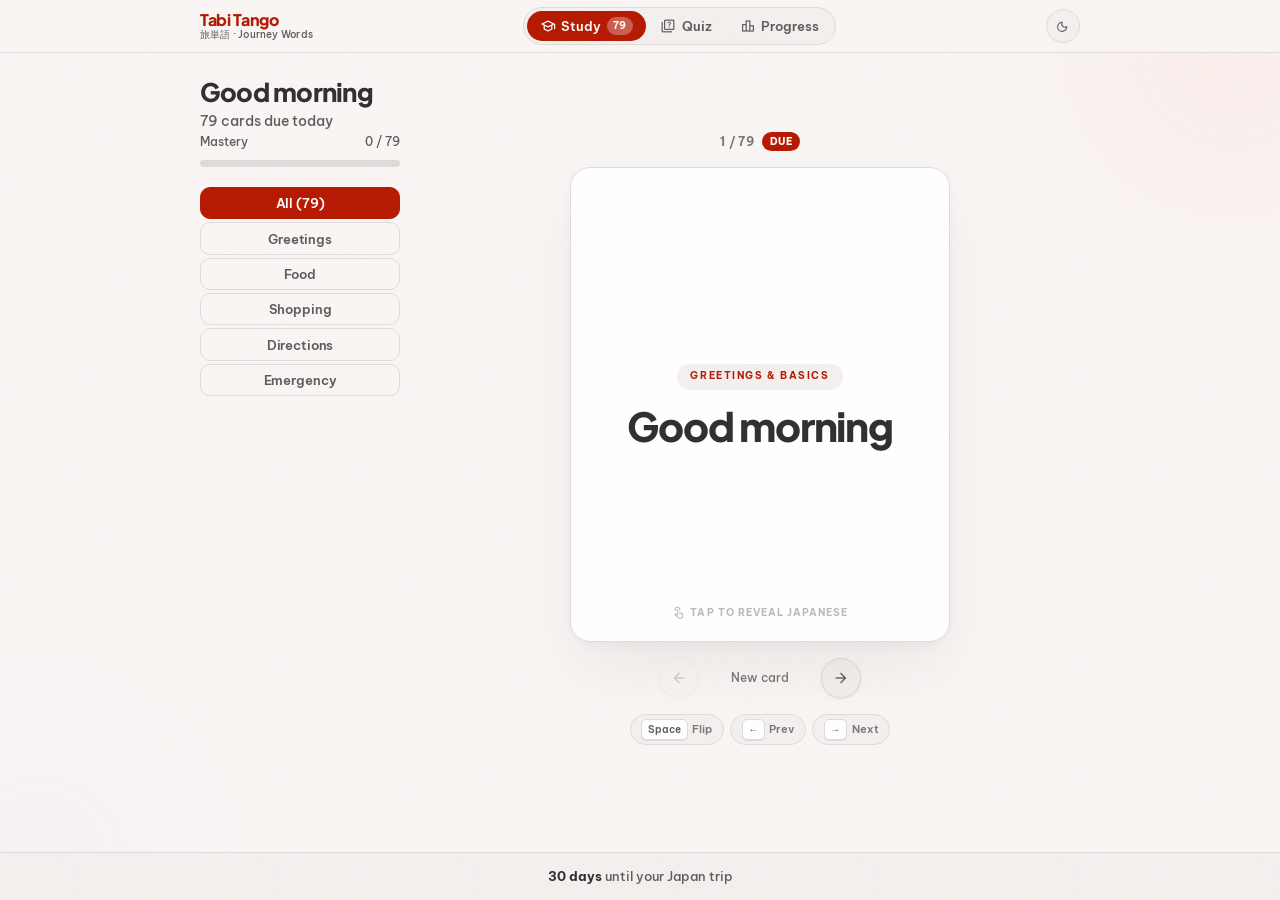
<file: index.html>
<!DOCTYPE html>
<html lang="en" data-theme="light">
<head>
  <meta charset="UTF-8">
  <meta name="viewport" content="width=device-width, initial-scale=1.0">
  <title>Tabi Tango — Study</title>
  <link rel="icon" type="image/svg+xml" href="assets/favicon.svg">
  <script src="js/theme.js"></script>
  <link rel="preconnect" href="https://fonts.googleapis.com">
  <link rel="preconnect" href="https://fonts.gstatic.com" crossorigin>
  <link href="https://fonts.googleapis.com/css2?family=Plus+Jakarta+Sans:wght@700;800&family=Be+Vietnam+Pro:wght@400;500;600&family=Noto+Sans+JP:wght@400;700&display=swap" rel="stylesheet">
  <link href="https://fonts.googleapis.com/css2?family=Material+Symbols+Outlined:opsz,wght,FILL,GRAD@20..48,100..700,0..1,-50..200" rel="stylesheet">
  <link rel="stylesheet" href="css/main.css?v=6">
  <link rel="stylesheet" href="css/flashcard.css?v=6">
</head>
<body class="grain-overlay">

<!-- Background blobs -->
<div class="bg-blob bg-blob-1"></div>
<div class="bg-blob bg-blob-2"></div>

<!-- Session header (mobile only) -->
<header class="session-header" id="session-header">
  <button class="session-btn" id="btn-close-session">
    <span class="material-symbols-outlined">close</span>
  </button>
  <div class="session-info">
    <span class="session-label">Session Progress</span>
    <span class="session-card-count" id="session-card-count">Card 1 of 65</span>
  </div>
  <button class="session-btn" id="btn-pause-session">
    <span class="material-symbols-outlined">pause</span>
  </button>
</header>
<div class="session-progress-bar"><div class="session-progress-fill" id="session-progress-fill"></div></div>

<!-- Top nav (desktop) -->
<nav class="desktop-only-nav">
  <div class="nav-inner">
    <div class="nav-logo">
      <span class="logo-primary">Tabi Tango</span>
      <span class="logo-sub">旅単語 · Journey Words</span>
    </div>
    <div class="nav-center">
      <a href="index.html" class="nav-link active">
        <span class="material-symbols-outlined" style="font-size:16px">school</span>
        Study
        <span class="due-badge" id="due-count">0</span>
      </a>
      <a href="quiz.html" class="nav-link">
        <span class="material-symbols-outlined" style="font-size:16px">quiz</span>
        Quiz
      </a>
      <a href="progress.html" class="nav-link">
        <span class="material-symbols-outlined" style="font-size:16px">leaderboard</span>
        Progress
      </a>
    </div>
    <div class="nav-right">
      <button id="theme-toggle" class="theme-toggle" aria-label="Toggle theme">
        <svg class="icon-sun" xmlns="http://www.w3.org/2000/svg" viewBox="0 0 20 20" fill="none" stroke="currentColor" stroke-width="1.5" stroke-linecap="round" style="display:none">
          <circle cx="10" cy="10" r="3.5"/>
          <line x1="10" y1="2" x2="10" y2="3.5"/><line x1="10" y1="16.5" x2="10" y2="18"/>
          <line x1="2" y1="10" x2="3.5" y2="10"/><line x1="16.5" y1="10" x2="18" y2="10"/>
          <line x1="4.1" y1="4.1" x2="5.2" y2="5.2"/><line x1="14.8" y1="14.8" x2="15.9" y2="15.9"/>
          <line x1="15.9" y1="4.1" x2="14.8" y2="5.2"/><line x1="5.2" y1="14.8" x2="4.1" y2="15.9"/>
        </svg>
        <svg class="icon-moon" xmlns="http://www.w3.org/2000/svg" viewBox="0 0 20 20" fill="none" stroke="currentColor" stroke-width="1.5" stroke-linecap="round">
          <path d="M15.5 10.5a6 6 0 1 1-6-6 4.5 4.5 0 0 0 6 6z"/>
        </svg>
      </button>
    </div>
  </div>
</nav>

<main>
  <div class="container">

    <div id="session-hero"></div>

    <div class="study-grid">
      <aside class="study-sidebar">
        <div class="mastery-bar-wrap">
          <div class="mastery-bar-labels">
            <span>Mastery</span>
            <span id="mastery-text">0 / 65</span>
          </div>
          <div class="mastery-bar-track">
            <div class="mastery-bar-fill" id="mastery-fill" style="width:0%"></div>
          </div>
        </div>

        <div class="category-tabs" id="category-tabs">
          <button class="cat-tab active" data-cat="all">All <span id="all-count"></span></button>
          <button class="cat-tab" data-cat="greetings">Greetings</button>
          <button class="cat-tab" data-cat="food">Food</button>
          <button class="cat-tab" data-cat="shopping">Shopping</button>
          <button class="cat-tab" data-cat="directions">Directions</button>
          <button class="cat-tab" data-cat="emergency">Emergency</button>
        </div>
      </aside>

      <div class="study-main">
        <div id="flashcard-root"></div>

        <!-- Grade section (shown on flip, inline on desktop / fixed sheet on mobile) -->
        <div class="grade-section" id="grade-section" style="display:none">
          <div class="streak-display" id="streak-display"></div>
          <div class="grade-grid" id="grade-grid"></div>
          <div class="grade-tip" id="grade-tip" style="display:none">
            <span class="material-symbols-outlined">lightbulb</span>
            <p id="grade-tip-text"></p>
          </div>
        </div>

        <div class="keyboard-hint">
          <div class="kb-nav-group">
            <span class="kb-item"><kbd>Space</kbd> Flip</span>
            <span class="kb-item"><kbd>←</kbd> Prev</span>
            <span class="kb-item"><kbd>→</kbd> Next</span>
          </div>
          <div class="kb-grade-group">
            <span class="kb-grade-item kb-again">
              <kbd>1</kbd>
              <span class="material-symbols-outlined">replay</span>
              Again
            </span>
            <span class="kb-grade-item kb-hard">
              <kbd>2</kbd>
              <span class="material-symbols-outlined">sentiment_neutral</span>
              Hard
            </span>
            <span class="kb-grade-item kb-good">
              <kbd>3</kbd>
              <span class="material-symbols-outlined">sentiment_satisfied</span>
              Good
            </span>
            <span class="kb-grade-item kb-easy">
              <kbd>4</kbd>
              <span class="material-symbols-outlined">sentiment_very_satisfied</span>
              Easy
            </span>
          </div>
        </div>
      </div>
    </div>

  </div>
</main>

<!-- Bottom nav (mobile) -->
<nav class="bottom-nav">
  <a href="index.html" class="bottom-nav-item active">
    <span class="material-symbols-outlined">school</span>
    Study
  </a>
  <a href="quiz.html" class="bottom-nav-item">
    <span class="material-symbols-outlined">quiz</span>
    Quiz
  </a>
  <a href="progress.html" class="bottom-nav-item">
    <span class="material-symbols-outlined">leaderboard</span>
    Progress
  </a>
</nav>

<footer>
  <span id="trip-countdown">Loading…</span>
</footer>

<script src="js/data.js?v=6"></script>
<script src="js/srs.js?v=6"></script>
<script src="js/flashcard.js?v=6"></script>
</body>
</html>
</file>
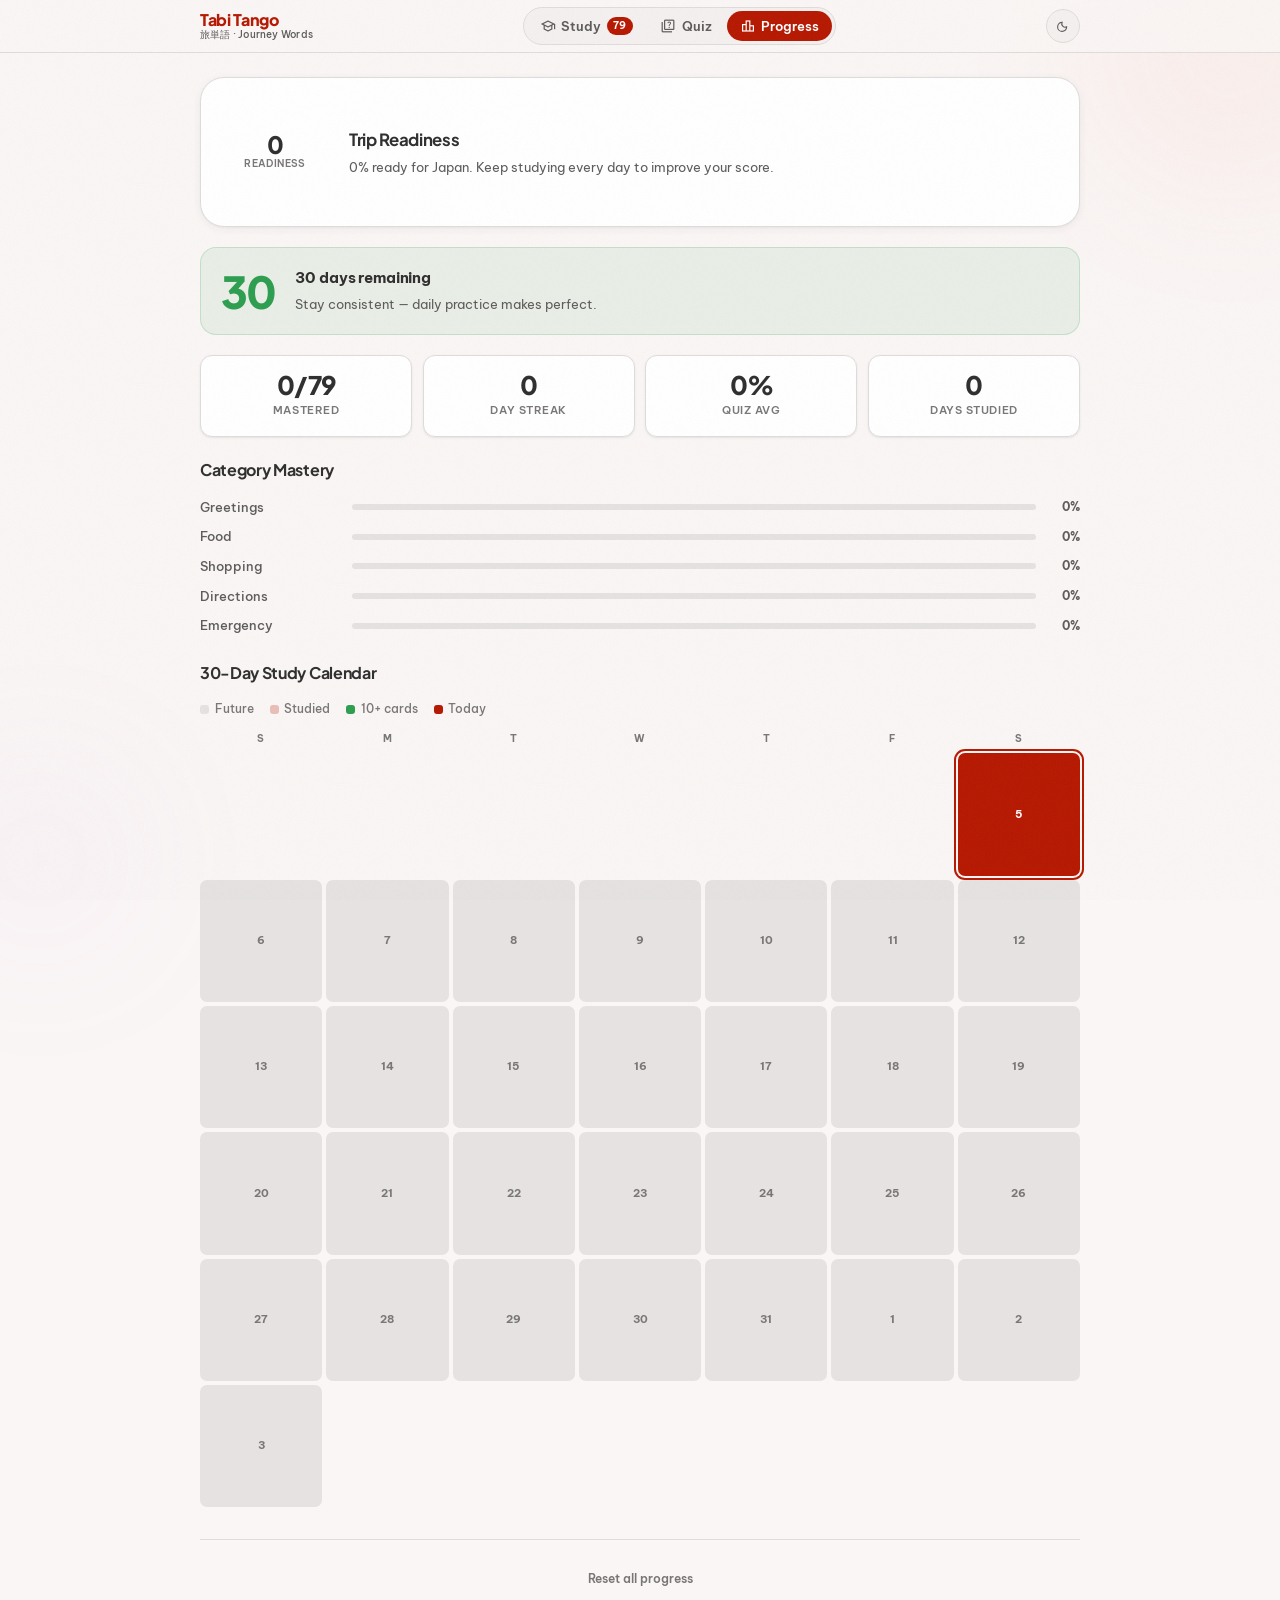
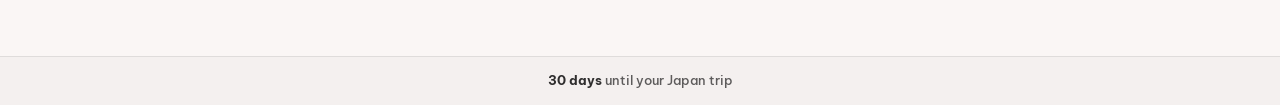
<file: progress.html>
<!DOCTYPE html>
<html lang="en" data-theme="light">
<head>
  <meta charset="UTF-8">
  <meta name="viewport" content="width=device-width, initial-scale=1.0">
  <title>Progress — Tabi Tango</title>
  <link rel="icon" type="image/svg+xml" href="assets/favicon.svg">
  <script src="js/theme.js"></script>
  <link rel="preconnect" href="https://fonts.googleapis.com">
  <link rel="preconnect" href="https://fonts.gstatic.com" crossorigin>
  <link href="https://fonts.googleapis.com/css2?family=Plus+Jakarta+Sans:wght@700;800&family=Be+Vietnam+Pro:wght@400;500;600&family=Noto+Sans+JP:wght@400;700&display=swap" rel="stylesheet">
  <link href="https://fonts.googleapis.com/css2?family=Material+Symbols+Outlined:opsz,wght,FILL,GRAD@20..48,100..700,0..1,-50..200" rel="stylesheet">
  <link rel="stylesheet" href="css/main.css?v=6">
  <link rel="stylesheet" href="css/progress.css?v=6">
</head>
<body class="grain-overlay">

<div class="bg-blob bg-blob-1"></div>
<div class="bg-blob bg-blob-2"></div>

<nav class="desktop-only-nav">
  <div class="nav-inner">
    <div class="nav-logo">
      <span class="logo-primary">Tabi Tango</span>
      <span class="logo-sub">旅単語 · Journey Words</span>
    </div>
    <div class="nav-center">
      <a href="index.html" class="nav-link">
        <span class="material-symbols-outlined" style="font-size:16px">school</span>
        Study
        <span class="due-badge" id="due-count">0</span>
      </a>
      <a href="quiz.html" class="nav-link">
        <span class="material-symbols-outlined" style="font-size:16px">quiz</span>
        Quiz
      </a>
      <a href="progress.html" class="nav-link active">
        <span class="material-symbols-outlined" style="font-size:16px">leaderboard</span>
        Progress
      </a>
    </div>
    <div class="nav-right">
      <button id="theme-toggle" class="theme-toggle" aria-label="Toggle theme">
        <svg class="icon-sun" xmlns="http://www.w3.org/2000/svg" viewBox="0 0 20 20" fill="none" stroke="currentColor" stroke-width="1.5" stroke-linecap="round" style="display:none">
          <circle cx="10" cy="10" r="3.5"/>
          <line x1="10" y1="2" x2="10" y2="3.5"/>
          <line x1="10" y1="16.5" x2="10" y2="18"/>
          <line x1="2" y1="10" x2="3.5" y2="10"/>
          <line x1="16.5" y1="10" x2="18" y2="10"/>
          <line x1="4.1" y1="4.1" x2="5.2" y2="5.2"/>
          <line x1="14.8" y1="14.8" x2="15.9" y2="15.9"/>
          <line x1="15.9" y1="4.1" x2="14.8" y2="5.2"/>
          <line x1="5.2" y1="14.8" x2="4.1" y2="15.9"/>
        </svg>
        <svg class="icon-moon" xmlns="http://www.w3.org/2000/svg" viewBox="0 0 20 20" fill="none" stroke="currentColor" stroke-width="1.5" stroke-linecap="round">
          <path d="M15.5 10.5a6 6 0 1 1-6-6 4.5 4.5 0 0 0 6 6z"/>
        </svg>
      </button>
    </div>
  </div>
</nav>

<main>
  <div class="container">
    <div id="progress-root"></div>
  </div>
</main>

<nav class="bottom-nav">
  <a href="index.html" class="bottom-nav-item">
    <span class="material-symbols-outlined">school</span>
    Study
  </a>
  <a href="quiz.html" class="bottom-nav-item">
    <span class="material-symbols-outlined">quiz</span>
    Quiz
  </a>
  <a href="progress.html" class="bottom-nav-item active">
    <span class="material-symbols-outlined">leaderboard</span>
    Progress
  </a>
</nav>

<footer>
  <span id="trip-countdown">Loading…</span>
</footer>

<script src="js/data.js?v=6"></script>
<script src="js/srs.js?v=6"></script>
<script src="js/progress.js?v=6"></script>
</body>
</html>
</file>
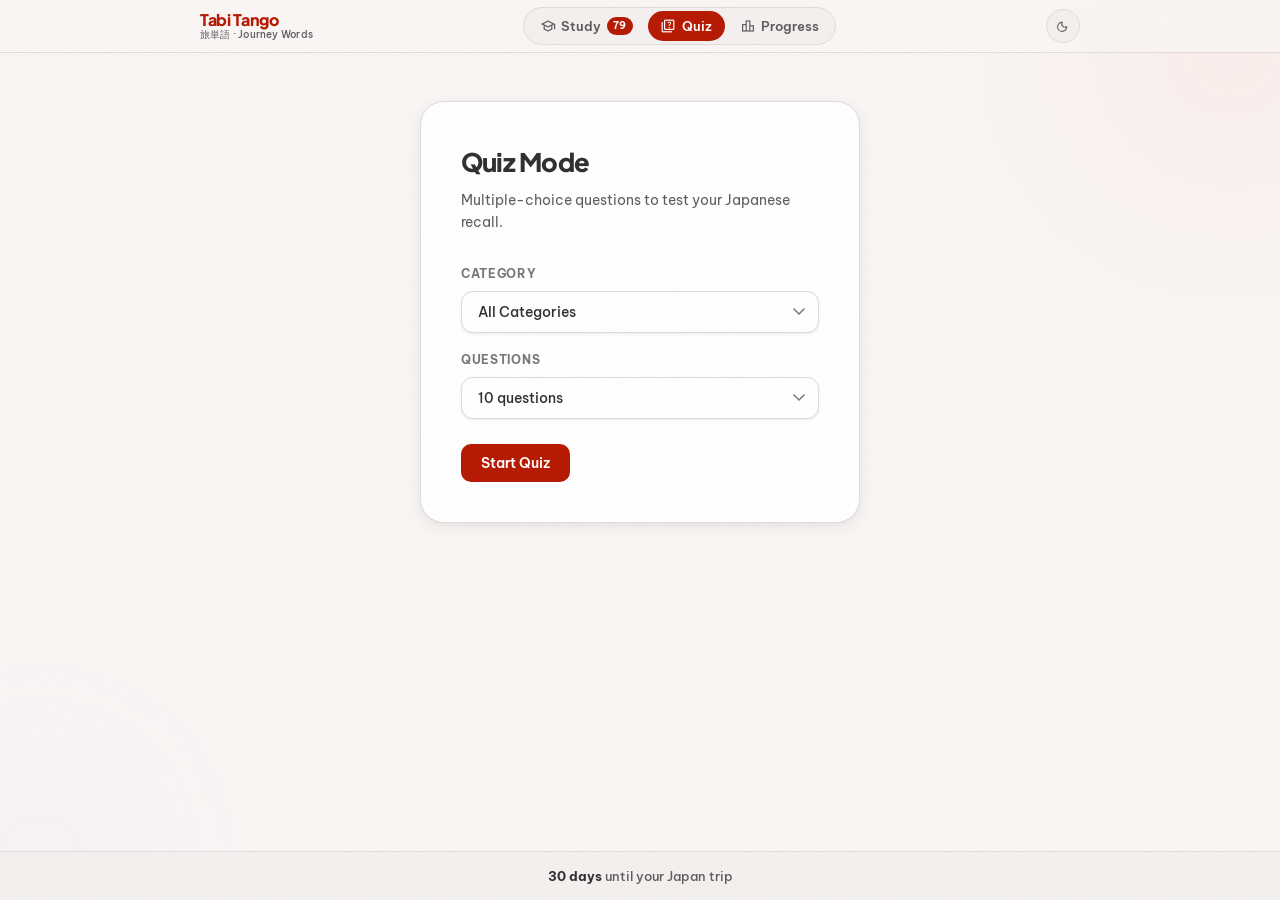
<file: quiz.html>
<!DOCTYPE html>
<html lang="en" data-theme="light">
<head>
  <meta charset="UTF-8">
  <meta name="viewport" content="width=device-width, initial-scale=1.0">
  <title>Quiz — Tabi Tango</title>
  <link rel="icon" type="image/svg+xml" href="assets/favicon.svg">
  <script src="js/theme.js"></script>
  <link rel="preconnect" href="https://fonts.googleapis.com">
  <link rel="preconnect" href="https://fonts.gstatic.com" crossorigin>
  <link href="https://fonts.googleapis.com/css2?family=Plus+Jakarta+Sans:wght@700;800&family=Be+Vietnam+Pro:wght@400;500;600&family=Noto+Sans+JP:wght@400;700&display=swap" rel="stylesheet">
  <link href="https://fonts.googleapis.com/css2?family=Material+Symbols+Outlined:opsz,wght,FILL,GRAD@20..48,100..700,0..1,-50..200" rel="stylesheet">
  <link rel="stylesheet" href="css/main.css?v=6">
  <link rel="stylesheet" href="css/quiz.css?v=6">
</head>
<body class="grain-overlay">

<div class="bg-blob bg-blob-1"></div>
<div class="bg-blob bg-blob-2"></div>

<nav class="desktop-only-nav">
  <div class="nav-inner">
    <div class="nav-logo">
      <span class="logo-primary">Tabi Tango</span>
      <span class="logo-sub">旅単語 · Journey Words</span>
    </div>
    <div class="nav-center">
      <a href="index.html" class="nav-link">
        <span class="material-symbols-outlined" style="font-size:16px">school</span>
        Study
        <span class="due-badge" id="due-count">0</span>
      </a>
      <a href="quiz.html" class="nav-link active">
        <span class="material-symbols-outlined" style="font-size:16px">quiz</span>
        Quiz
      </a>
      <a href="progress.html" class="nav-link">
        <span class="material-symbols-outlined" style="font-size:16px">leaderboard</span>
        Progress
      </a>
    </div>
    <div class="nav-right">
      <button id="theme-toggle" class="theme-toggle" aria-label="Toggle theme">
        <svg class="icon-sun" xmlns="http://www.w3.org/2000/svg" viewBox="0 0 20 20" fill="none" stroke="currentColor" stroke-width="1.5" stroke-linecap="round" style="display:none">
          <circle cx="10" cy="10" r="3.5"/>
          <line x1="10" y1="2" x2="10" y2="3.5"/>
          <line x1="10" y1="16.5" x2="10" y2="18"/>
          <line x1="2" y1="10" x2="3.5" y2="10"/>
          <line x1="16.5" y1="10" x2="18" y2="10"/>
          <line x1="4.1" y1="4.1" x2="5.2" y2="5.2"/>
          <line x1="14.8" y1="14.8" x2="15.9" y2="15.9"/>
          <line x1="15.9" y1="4.1" x2="14.8" y2="5.2"/>
          <line x1="5.2" y1="14.8" x2="4.1" y2="15.9"/>
        </svg>
        <svg class="icon-moon" xmlns="http://www.w3.org/2000/svg" viewBox="0 0 20 20" fill="none" stroke="currentColor" stroke-width="1.5" stroke-linecap="round">
          <path d="M15.5 10.5a6 6 0 1 1-6-6 4.5 4.5 0 0 0 6 6z"/>
        </svg>
      </button>
    </div>
  </div>
</nav>

<main>
  <div class="container">
    <div id="quiz-root"></div>
  </div>
</main>

<nav class="bottom-nav">
  <a href="index.html" class="bottom-nav-item">
    <span class="material-symbols-outlined">school</span>
    Study
  </a>
  <a href="quiz.html" class="bottom-nav-item active">
    <span class="material-symbols-outlined">quiz</span>
    Quiz
  </a>
  <a href="progress.html" class="bottom-nav-item">
    <span class="material-symbols-outlined">leaderboard</span>
    Progress
  </a>
</nav>

<footer>
  <span id="trip-countdown">Loading…</span>
</footer>

<button class="quiz-fab" id="quiz-fab">Next Question <span class="material-symbols-outlined">arrow_forward</span></button>

<script src="js/data.js?v=6"></script>
<script src="js/srs.js?v=6"></script>
<script src="js/quiz.js"></script>
</body>
</html>
</file>
<file: css/main.css>
/* ── Fonts loaded in HTML ── */

/* ── Design tokens ── */
:root {
  /* Primary / accent */
  --primary:            #b61800;
  --primary-container:  #ff775e;
  --tertiary:           #7d40a0;
  --tertiary-container: #d996fd;

  /* Backgrounds / surfaces */
  --bg:              #faf6f5;
  --surface:         #faf6f5;
  --surface-lowest:  #ffffff;
  --surface-low:     #f4f0ef;
  --surface-container: #ebe7e6;
  --surface-high:    #e5e2e1;
  --surface-variant: #dfdcdb;
  --surface-highest: #dfdcdb;

  /* Typography */
  --text:   #2f2e2e;
  --text-2: #5d5b5b;
  --text-3: #787676;

  /* Borders */
  --sep:   #dfdcdb;
  --sep-2: #afacac;

  /* Status */
  --error:           #b41340;
  --error-container: #f74b6d;
  --success:         #2d9e4f;

  /* Elevation */
  --shadow-xs: 0 1px 3px rgba(47,46,46,0.06), 0 1px 2px rgba(47,46,46,0.04);
  --shadow-sm: 0 2px 8px rgba(47,46,46,0.06), 0 1px 3px rgba(47,46,46,0.04);
  --shadow-md: 0 4px 16px rgba(47,46,46,0.07), 0 2px 6px rgba(47,46,46,0.04);
  --shadow-lg: 0 8px 32px rgba(47,46,46,0.08), 0 4px 12px rgba(47,46,46,0.04);

  /* Shape */
  --r-tray: 40px;
  --r-2xl:  24px;
  --r-xl:   20px;
  --r-lg:   16px;
  --r-md:   12px;
  --r-sm:   10px;
  --r-full: 9999px;

  /* Typography */
  --font:    'Be Vietnam Pro', sans-serif;
  --font-hd: 'Plus Jakarta Sans', sans-serif;
  --font-jp: 'Noto Sans JP', sans-serif;

  /* Layout */
  --max-w: 720px;

  /* Nav */
  --nav-bg: rgba(250,246,245,0.85);
  --nav-blur: blur(20px) saturate(160%);
}

html[data-theme="dark"] {
  --bg:              #0e0e0e;
  --surface:         #1a1818;
  --surface-lowest:  #232020;
  --surface-low:     #252323;
  --surface-container: #2c2a2a;
  --surface-high:    #353333;
  --surface-variant: #3e3b3b;
  --surface-highest: #3e3b3b;

  --text:   #f5f1f0;
  --text-2: #b8b4b3;
  --text-3: #78706f;

  --sep:   #353333;
  --sep-2: #4a4747;

  --primary:            #ff5539;
  --primary-container:  #7d2000;
  --tertiary:           #cb88ef;
  --tertiary-container: #58187b;

  --shadow-xs: 0 1px 3px rgba(0,0,0,0.4);
  --shadow-sm: 0 2px 8px rgba(0,0,0,0.4);
  --shadow-md: 0 4px 16px rgba(0,0,0,0.5);
  --shadow-lg: 0 8px 32px rgba(0,0,0,0.6);

  --nav-bg: rgba(26,24,24,0.85);
}

@media (prefers-color-scheme: dark) {
  :root:not([data-theme="light"]) {
    --bg:              #0e0e0e;
    --surface:         #1a1818;
    --surface-lowest:  #232020;
    --surface-low:     #252323;
    --surface-container: #2c2a2a;
    --surface-high:    #353333;
    --surface-variant: #3e3b3b;
    --surface-highest: #3e3b3b;

    --text:   #f5f1f0;
    --text-2: #b8b4b3;
    --text-3: #78706f;

    --sep:   #353333;
    --sep-2: #4a4747;

    --primary:            #ff5539;
    --primary-container:  #7d2000;
    --tertiary:           #cb88ef;
    --tertiary-container: #58187b;

    --shadow-xs: 0 1px 3px rgba(0,0,0,0.4);
    --shadow-sm: 0 2px 8px rgba(0,0,0,0.4);
    --shadow-md: 0 4px 16px rgba(0,0,0,0.5);
    --shadow-lg: 0 8px 32px rgba(0,0,0,0.6);

    --nav-bg: rgba(26,24,24,0.85);
  }
}

/* ── Reset ── */
*, *::before, *::after { box-sizing: border-box; margin: 0; padding: 0; }
html { font-size: 16px; -webkit-text-size-adjust: 100%; }
html, body { transition: background 0.25s ease, color 0.25s ease; }

body {
  font-family: var(--font);
  font-size: 0.9375rem;
  line-height: 1.6;
  background: var(--bg);
  color: var(--text);
  min-height: 100dvh;
  display: flex;
  flex-direction: column;
  -webkit-font-smoothing: antialiased;
  -moz-osx-font-smoothing: grayscale;
}

a { color: inherit; text-decoration: none; }
button { cursor: pointer; font-family: var(--font); border: none; background: none; }
ul, ol { list-style: none; }
img, svg { display: block; }

/* ── Grain overlay ── */
.grain-overlay { position: relative; }
.grain-overlay::before {
  content: '';
  position: fixed;
  inset: 0;
  pointer-events: none;
  z-index: 9999;
  background-image: url("data:image/svg+xml,%3Csvg viewBox='0 0 200 200' xmlns='http://www.w3.org/2000/svg'%3E%3Cfilter id='n'%3E%3CfeTurbulence type='fractalNoise' baseFrequency='0.9' numOctaves='4' stitchTiles='stitch'/%3E%3C/filter%3E%3Crect width='100%25' height='100%25' filter='url(%23n)' opacity='1'/%3E%3C/svg%3E");
  background-size: 200px 200px;
  opacity: 0.04;
}

/* ── Background blobs ── */
.bg-blob {
  position: fixed;
  border-radius: 50%;
  filter: blur(80px);
  pointer-events: none;
  opacity: 0.06;
  z-index: 0;
}
.bg-blob-1 {
  top: -100px;
  right: -100px;
  width: 300px;
  height: 300px;
  background: var(--primary-container);
}
.bg-blob-2 {
  bottom: -60px;
  left: -60px;
  width: 200px;
  height: 200px;
  background: var(--tertiary-container);
}

/* ── Layout ── */
.container {
  width: 100%;
  max-width: var(--max-w);
  margin: 0 auto;
  padding: 0 1.25rem;
}

main {
  flex: 1;
  padding: 1.5rem 0 calc(80px + 2rem);
  position: relative;
  z-index: 1;
}

/* ── Session hero ── */
.session-hero { margin-bottom: 1.5rem; }

.session-greeting {
  font-family: var(--font-hd);
  font-size: 1.6rem;
  font-weight: 800;
  color: var(--text);
  letter-spacing: -0.03em;
  line-height: 1.15;
}

.session-sub {
  font-size: 0.875rem;
  font-weight: 500;
  color: var(--text-2);
  margin-top: 0.2rem;
}

/* ── Study layout grid ── */
.study-grid {
  display: flex;
  flex-direction: column;
  gap: 1.25rem;
}

.study-sidebar .mastery-bar-wrap { margin-bottom: 1.25rem; }

/* Desktop: side-by-side */
@media (min-width: 660px) {
  :root { --max-w: 920px; }

  main { padding: 1.5rem 0 4rem; }

  .study-grid {
    display: grid;
    grid-template-columns: 200px 1fr;
    gap: 2.5rem;
    align-items: start;
  }

  .study-sidebar .category-tabs {
    flex-direction: column;
    overflow: visible;
    margin-bottom: 0;
    gap: 3px;
  }

  .study-sidebar .cat-tab {
    border-radius: var(--r-sm);
    justify-content: flex-start;
    padding: 0.45rem 0.85rem;
    width: 100%;
  }
}

/* ── Navigation (top) ── */
nav:not(.bottom-nav) {
  position: sticky;
  top: 0;
  z-index: 200;
  background: var(--nav-bg);
  -webkit-backdrop-filter: var(--nav-blur);
  backdrop-filter: var(--nav-blur);
  border-bottom: 1px solid var(--sep);
}

.nav-inner {
  display: flex;
  align-items: center;
  justify-content: space-between;
  height: 52px;
  max-width: var(--max-w);
  margin: 0 auto;
  padding: 0 1.25rem;
  gap: 1rem;
}

.nav-logo {
  display: flex;
  flex-direction: column;
  gap: 0px;
  line-height: 1.1;
  flex-shrink: 0;
}

.nav-logo .logo-primary {
  font-family: var(--font-hd);
  font-size: 1rem;
  font-weight: 800;
  color: var(--primary);
  letter-spacing: -0.02em;
}

.nav-logo .logo-sub {
  font-size: 0.65rem;
  font-weight: 500;
  color: var(--text-2);
  letter-spacing: 0.02em;
}

.nav-center {
  display: flex;
  align-items: center;
  gap: 2px;
  background: var(--surface-low);
  border-radius: var(--r-full);
  padding: 3px;
  border: 1px solid var(--sep);
}

.nav-link {
  display: flex;
  align-items: center;
  gap: 0.35rem;
  padding: 0.3rem 0.8rem;
  border-radius: var(--r-full);
  font-size: 0.8125rem;
  font-weight: 600;
  color: var(--text-2);
  transition: all 0.18s ease;
  white-space: nowrap;
  position: relative;
}

.nav-link:hover { color: var(--text); }

.nav-link.active {
  background: var(--primary);
  color: white;
  border-radius: var(--r-full);
}

.due-badge {
  background: var(--primary);
  color: white;
  border-radius: var(--r-full);
  font-size: 0.65rem;
  font-weight: 700;
  padding: 0.1rem 0.4rem;
  min-width: 1.1rem;
  text-align: center;
  line-height: 1.4;
}

.nav-link.active .due-badge {
  background: rgba(255,255,255,0.3);
  color: white;
}

.nav-right { display: flex; align-items: center; gap: 0.5rem; flex-shrink: 0; }

/* ── Theme toggle ── */
.theme-toggle {
  width: 34px;
  height: 34px;
  border-radius: var(--r-full);
  background: var(--surface-low);
  border: 1px solid var(--sep);
  color: var(--text-2);
  display: flex;
  align-items: center;
  justify-content: center;
  transition: all 0.18s ease;
  flex-shrink: 0;
}
.theme-toggle:hover { background: var(--surface-high); color: var(--text); }
.theme-toggle svg { width: 15px; height: 15px; }

/* ── Bottom nav (mobile) ── */
.bottom-nav {
  position: fixed;
  bottom: 0;
  left: 0;
  right: 0;
  z-index: 200;
  background: var(--nav-bg);
  -webkit-backdrop-filter: var(--nav-blur);
  backdrop-filter: var(--nav-blur);
  border-top: 1px solid var(--sep);
  padding: 0.5rem 2rem calc(0.5rem + env(safe-area-inset-bottom));
  display: flex;
  justify-content: space-around;
  align-items: center;
}

.bottom-nav-item {
  display: flex;
  flex-direction: column;
  align-items: center;
  gap: 2px;
  color: var(--text-3);
  font-size: 10px;
  font-weight: 600;
  font-family: var(--font-hd);
  letter-spacing: 0.05em;
  text-decoration: none;
  transition: all 0.2s ease;
  padding: 6px 20px;
  border-radius: 18px;
}

.bottom-nav-item.active {
  background: var(--primary);
  color: white;
  border-radius: 18px;
  transform: translateY(-8px);
  box-shadow: 0 8px 24px rgba(182,24,0,0.3);
}

.bottom-nav-item .material-symbols-outlined {
  font-size: 22px;
  display: block;
}

html[data-theme="dark"] .bottom-nav {
  background: rgba(26,24,24,0.85);
}

/* Hide bottom nav on desktop */
@media (min-width: 660px) {
  .bottom-nav { display: none; }
}

/* ── Mastery bar ── */
.mastery-bar-wrap { margin-bottom: 1.5rem; }
.mastery-bar-labels {
  display: flex;
  justify-content: space-between;
  font-size: 0.78rem;
  font-weight: 500;
  color: var(--text-2);
  margin-bottom: 0.5rem;
}
.mastery-bar-track {
  height: 7px;
  background: var(--surface-variant);
  border-radius: var(--r-full);
  overflow: hidden;
}
.mastery-bar-fill {
  height: 100%;
  background: linear-gradient(90deg, var(--primary), var(--primary-container));
  border-radius: var(--r-full);
  transition: width 0.7s cubic-bezier(0.4, 0, 0.2, 1);
}

/* ── Category tabs ── */
.category-tabs {
  display: flex;
  gap: 6px;
  overflow-x: auto;
  scrollbar-width: none;
  padding-bottom: 2px;
  margin-bottom: 1.75rem;
}
.category-tabs::-webkit-scrollbar { display: none; }

.cat-tab {
  padding: 0.35rem 0.85rem;
  border-radius: var(--r-full);
  font-size: 0.8125rem;
  font-weight: 600;
  white-space: nowrap;
  border: 1px solid var(--sep);
  color: var(--text-2);
  background: transparent;
  transition: all 0.15s ease;
  letter-spacing: -0.01em;
}
.cat-tab:hover { border-color: var(--primary); color: var(--primary); }
.cat-tab.active {
  background: var(--primary);
  border-color: var(--primary);
  color: white;
}

/* ── Footer ── */
footer {
  background: var(--surface-low);
  border-top: 1px solid var(--sep);
  text-align: center;
  padding: 0.85rem 1rem;
  font-size: 0.8125rem;
  font-weight: 500;
  color: var(--text-2);
  position: relative;
  z-index: 1;
}
footer strong { color: var(--text); font-weight: 700; }

/* ── Buttons ── */
.btn {
  display: inline-flex;
  align-items: center;
  justify-content: center;
  gap: 0.4rem;
  padding: 0.6rem 1.25rem;
  border-radius: var(--r-sm);
  font-family: var(--font);
  font-size: 0.875rem;
  font-weight: 600;
  transition: all 0.15s ease;
  cursor: pointer;
  border: none;
  letter-spacing: -0.01em;
}
.btn-primary { background: var(--primary); color: white; }
.btn-primary:hover { opacity: 0.9; }
.btn-primary:active { transform: scale(0.97); }
.btn-secondary { background: var(--surface-low); color: var(--text); border: 1px solid var(--sep); }
.btn-secondary:hover { background: var(--surface-high); }

/* ── Keyboard hint ── */
.keyboard-hint {
  display: flex;
  flex-direction: column;
  align-items: center;
  gap: 0.6rem;
  margin-top: 1rem;
}
.kb-nav-group {
  display: flex;
  gap: 0.4rem;
  flex-wrap: wrap;
  justify-content: center;
}
.kb-item {
  display: flex;
  align-items: center;
  gap: 0.3rem;
  font-size: 0.7rem;
  font-weight: 600;
  color: var(--text-3);
  background: var(--surface-low);
  border: 1px solid var(--sep);
  border-radius: var(--r-full);
  padding: 0.25rem 0.65rem;
}
.kb-grade-group {
  display: flex;
  gap: 0.4rem;
  flex-wrap: wrap;
  justify-content: center;
  opacity: 0;
  pointer-events: none;
  transition: opacity 0.25s ease;
}
.keyboard-hint.card-flipped .kb-grade-group {
  opacity: 1;
  pointer-events: auto;
}
.kb-grade-item {
  display: flex;
  align-items: center;
  gap: 0.25rem;
  font-size: 0.68rem;
  font-weight: 700;
  text-transform: uppercase;
  letter-spacing: 0.05em;
  padding: 0.3rem 0.65rem 0.3rem 0.4rem;
  border-radius: var(--r-full);
  background: var(--surface-low);
  border: 1px solid var(--sep);
  font-family: var(--font-hd);
}
.kb-grade-item .material-symbols-outlined { font-size: 14px; }
.kb-again { color: var(--error); border-color: rgba(180,19,64,0.15); background: rgba(180,19,64,0.05); }
.kb-hard  { color: var(--text-2); }
.kb-good  { color: var(--primary); border-color: rgba(182,24,0,0.15); background: rgba(182,24,0,0.04); }
.kb-easy  { color: var(--tertiary); border-color: rgba(125,64,160,0.15); background: rgba(125,64,160,0.04); }
kbd {
  display: inline-block;
  padding: 0.1rem 0.35rem;
  border: 1px solid var(--sep);
  border-radius: 5px;
  background: var(--surface-lowest);
  font-size: 0.62rem;
  font-family: var(--font);
  color: var(--text-2);
  box-shadow: 0 1px 0 var(--sep);
}
@media (max-width: 480px) { .keyboard-hint { display: none; } }

/* ── Empty state ── */
.empty-state {
  text-align: center;
  padding: 3.5rem 1rem;
  color: var(--text-2);
}
.empty-state .empty-icon { font-size: 2.5rem; margin-bottom: 0.75rem; }
.empty-state h3 {
  font-family: var(--font-hd);
  font-size: 1.1rem;
  font-weight: 700;
  color: var(--text);
  margin-bottom: 0.4rem;
}

/* ── Util ── */
.text-center { text-align: center; }
.mt-1 { margin-top: 0.5rem; }
.mt-2 { margin-top: 1rem; }
.mt-3 { margin-top: 1.5rem; }
.mt-4 { margin-top: 2rem; }
.flex-center { display: flex; align-items: center; justify-content: center; }
.gap-1 { gap: 0.5rem; }
.gap-2 { gap: 1rem; }

/* ── Session header (mobile only for study page) ── */
.session-header {
  display: flex;
  align-items: center;
  justify-content: space-between;
  padding: 1rem 1.25rem 0.75rem;
  background: var(--bg);
}
.session-btn {
  width: 40px;
  height: 40px;
  border-radius: var(--r-lg);
  background: var(--surface-low);
  border: none;
  color: var(--text-2);
  display: flex;
  align-items: center;
  justify-content: center;
  cursor: pointer;
  transition: all 0.15s ease;
}
.session-btn:active { transform: scale(0.93); }
.session-btn .material-symbols-outlined { font-size: 20px; }
.session-info { display: flex; flex-direction: column; align-items: center; gap: 1px; }
.session-label {
  font-size: 0.6rem;
  font-weight: 800;
  text-transform: uppercase;
  letter-spacing: 0.2em;
  color: var(--primary);
  opacity: 0.7;
  font-family: var(--font-hd);
}
.session-card-count {
  font-size: 0.875rem;
  font-weight: 700;
  color: var(--text);
  font-family: var(--font-hd);
}
.session-progress-bar {
  height: 4px;
  background: var(--surface-high);
  margin: 0;
}
.session-progress-fill {
  height: 100%;
  background: linear-gradient(90deg, var(--primary), var(--primary-container));
  border-radius: 0 var(--r-full) var(--r-full) 0;
  transition: width 0.5s ease;
  width: 0%;
}

/* Hide session header on desktop, show nav */
@media (min-width: 660px) {
  .session-header { display: none; }
  .session-progress-bar { display: none; }
  .desktop-only-nav { display: block !important; }
}
/* On mobile, hide desktop nav for study focus */
@media (max-width: 659px) {
  .desktop-only-nav { display: none !important; }
}

/* ── Grade section — fixed bottom sheet on mobile, inline on desktop ── */
.grade-section {
  /* Mobile: fixed sheet sliding up from bottom */
  position: fixed;
  bottom: 0;
  left: 0;
  right: 0;
  z-index: 210;
  padding: 1.25rem 1rem calc(20px + env(safe-area-inset-bottom));
  background: var(--surface-lowest);
  border-radius: 28px 28px 0 0;
  box-shadow: 0 -8px 40px rgba(47,46,46,0.14);
  transform: translateY(100%);
  transition: transform 0.38s cubic-bezier(0.32, 0.72, 0, 1);
  will-change: transform;
}
.grade-section.visible {
  transform: translateY(0);
}

/* Desktop: inline below card area */
@media (min-width: 660px) {
  .grade-section {
    position: static;
    transform: none;
    transition: none;
    border-radius: 20px 20px 0 0;
    padding: 1.5rem 1.25rem 2rem;
    box-shadow: 0 -4px 32px rgba(47,46,46,0.06);
    margin-top: 0.75rem;
    z-index: auto;
  }
  .grade-section.visible {
    transform: none;
  }
}
.streak-display {
  text-align: center;
  margin-bottom: 1rem;
}
.streak-label {
  font-size: 0.68rem;
  font-weight: 800;
  text-transform: uppercase;
  letter-spacing: 0.15em;
  color: var(--text-3);
  font-family: var(--font-hd);
  display: block;
  margin-bottom: 0.5rem;
}
.streak-dots {
  display: flex;
  justify-content: center;
  gap: 5px;
}
.streak-dot {
  width: 7px;
  height: 7px;
  border-radius: 50%;
  background: var(--surface-variant);
}
.streak-dot.active {
  background: var(--primary);
}
</file>
<file: css/flashcard.css>
/* ── Entrance animation ── */
@keyframes cardSlideUp {
  from { opacity: 0; transform: translateY(18px) scale(0.985); }
  to   { opacity: 1; transform: translateY(0)   scale(1); }
}

/* ── Card area ── */
.card-area {
  display: flex;
  flex-direction: column;
  align-items: center;
  gap: 1rem;
  animation: cardSlideUp 0.38s cubic-bezier(0.34, 1.4, 0.64, 1) both;
  width: 100%;
}

.card-counter {
  font-size: 0.75rem;
  font-weight: 700;
  color: var(--text-3);
  letter-spacing: 0.03em;
  text-transform: uppercase;
  display: flex;
  align-items: center;
  gap: 0.5rem;
}

.due-pill {
  background: var(--primary);
  color: white;
  border-radius: var(--r-full);
  font-size: 0.62rem;
  font-weight: 800;
  padding: 0.1rem 0.5rem;
  letter-spacing: 0.04em;
  text-transform: uppercase;
}

/* ── 3D flip ── */
.card-container {
  perspective: 1400px;
  width: min(400px, 92vw);
  height: calc(min(400px, 92vw) * 1.25);
  cursor: pointer;
  user-select: none;
  flex-shrink: 0;
}

.card {
  width: 100%;
  height: 100%;
  position: relative;
  transform-style: preserve-3d;
  transition: transform 0.55s cubic-bezier(0.35, 0, 0.15, 1);
}
.card.flipped { transform: rotateY(180deg); }

.card-face {
  position: absolute;
  inset: 0;
  border-radius: 20px;
  backface-visibility: hidden;
  -webkit-backface-visibility: hidden;
  display: flex;
  flex-direction: column;
  overflow: hidden;
}

/* ── Front face — English prompt ── */
.card-front {
  background: var(--surface-lowest);
  border: 1px solid var(--sep);
  box-shadow:
    0 32px 64px -12px rgba(47,46,46,0.08),
    0 4px 16px rgba(47,46,46,0.04);
  align-items: center;
  justify-content: center;
  padding: 1.5rem 1.5rem 1.25rem;
}

.card-category-label {
  font-size: 0.65rem;
  font-weight: 700;
  letter-spacing: 0.15em;
  text-transform: uppercase;
  color: var(--primary);
  background: var(--surface-low);
  padding: 0.3rem 0.85rem;
  border-radius: var(--r-full);
  flex-shrink: 0;
}

.card-front-content {
  display: flex;
  flex-direction: column;
  align-items: center;
  justify-content: center;
  gap: 0.75rem;
  width: 100%;
}

.card-japanese {
  font-family: var(--font-jp);
  font-size: clamp(2rem, 10vw, 2.8rem);
  font-weight: 700;
  color: var(--text);
  text-align: center;
  line-height: 1.3;
}

.card-romaji {
  font-size: clamp(0.75rem, 2.5vw, 0.95rem);
  font-weight: 500;
  color: var(--text-3);
  text-align: center;
  letter-spacing: 0.25em;
  text-transform: uppercase;
}

.card-flip-hint {
  display: flex;
  align-items: center;
  justify-content: center;
  gap: 0.3rem;
  font-size: 0.65rem;
  font-weight: 700;
  color: var(--text-3);
  opacity: 0.5;
  text-transform: uppercase;
  letter-spacing: 0.1em;
}
.card-flip-hint .material-symbols-outlined { font-size: 14px; }

/* Absolutely anchor flip hint to bottom of front face */
.card-front .card-flip-hint {
  position: absolute;
  bottom: 1.25rem;
  left: 0;
  right: 0;
}

/* ── Speaker button — top-right of back face ── */
.btn-speak {
  position: absolute;
  top: 1.1rem;
  right: 1.1rem;
  width: 48px;
  height: 48px;
  border-radius: 50%;
  background: var(--surface-low);
  border: none;
  color: var(--primary);
  display: flex;
  align-items: center;
  justify-content: center;
  cursor: pointer;
  transition: all 0.18s ease;
  z-index: 1;
}
.btn-speak:hover {
  background: var(--primary);
  color: white;
}
.btn-speak:active { transform: scale(0.9); }
.btn-speak .material-symbols-outlined { font-size: 22px; }

/* ── Back face — Japanese answer ── */
.card-back {
  background: var(--surface-lowest);
  border: 1px solid var(--sep);
  box-shadow:
    0 32px 64px -12px rgba(47,46,46,0.08),
    0 4px 16px rgba(47,46,46,0.04);
  transform: rotateY(180deg);
  align-items: center;
  justify-content: space-between;
  padding: 1.5rem 1.5rem 1.25rem;
}

.card-back::before { display: none; }

.card-back-content {
  display: flex;
  flex-direction: column;
  align-items: center;
  justify-content: center;
  gap: 0.75rem;
  text-align: center;
  flex: 1;
}

.card-english {
  font-family: var(--font-hd);
  font-size: clamp(1.75rem, 7vw, 2.5rem);
  font-weight: 800;
  color: var(--text);
  text-align: center;
  line-height: 1.2;
  letter-spacing: -0.03em;
}

.card-notes-back {
  font-size: 0.78rem;
  font-weight: 500;
  color: var(--text-3);
  text-align: center;
  max-width: 240px;
  line-height: 1.5;
}

.difficulty-bar { display: flex; gap: 3px; }
.difficulty-seg {
  width: 18px; height: 3px;
  border-radius: 2px;
  background: var(--surface-high);
}
.difficulty-seg.on { background: var(--primary); }

/* ── Card navigation ── */
.card-nav {
  display: flex;
  align-items: center;
  gap: 1rem;
}

.btn-nav {
  width: 40px;
  height: 40px;
  border-radius: var(--r-full);
  background: var(--surface-low);
  border: 1px solid var(--sep);
  color: var(--text-2);
  display: flex;
  align-items: center;
  justify-content: center;
  transition: all 0.15s ease;
  box-shadow: var(--shadow-xs);
}
.btn-nav .material-symbols-outlined { font-size: 18px; }
.btn-nav:hover:not(:disabled) { border-color: var(--primary); color: var(--primary); }
.btn-nav:active:not(:disabled) { transform: scale(0.93); }
.btn-nav:disabled { opacity: 0.3; cursor: not-allowed; }

.card-last-seen {
  font-size: 0.72rem;
  font-weight: 500;
  color: var(--text-3);
  min-width: 90px;
  text-align: center;
}

/* ── Grade grid (in .grade-section) ── */
.grade-grid {
  display: grid;
  grid-template-columns: repeat(4, 1fr);
  gap: 0.5rem;
  max-width: 480px;
  margin: 0 auto 0.75rem;
}

.btn-grade {
  display: flex;
  flex-direction: column;
  align-items: center;
  gap: 0.35rem;
  padding: 0.75rem 0.4rem;
  border-radius: 18px;
  background: var(--surface-lowest);
  border: none;
  cursor: pointer;
  transition: all 0.15s ease;
  box-shadow: var(--shadow-xs);
}
.btn-grade:active { transform: scale(0.95); }

.btn-grade-icon {
  width: 40px;
  height: 40px;
  border-radius: 12px;
  display: flex;
  align-items: center;
  justify-content: center;
}
.btn-grade-icon .material-symbols-outlined { font-size: 20px; }

.btn-grade-label {
  font-size: 0.62rem;
  font-weight: 800;
  text-transform: uppercase;
  letter-spacing: 0.08em;
  color: var(--text-2);
  font-family: var(--font-hd);
}

.btn-grade-interval {
  font-size: 0.6rem;
  font-weight: 500;
  color: var(--text-3);
  font-style: italic;
}

.btn-grade-again .btn-grade-icon { background: rgba(180,19,64,0.08); color: var(--error); }
.btn-grade-hard  .btn-grade-icon { background: var(--surface-variant); color: var(--text-2); }
.btn-grade-good  .btn-grade-icon { background: rgba(182,24,0,0.08); color: var(--primary); }
.btn-grade-good  { border: 1.5px solid rgba(182,24,0,0.15); }
.btn-grade-easy  .btn-grade-icon { background: rgba(125,64,160,0.08); color: var(--tertiary); }

/* ── Grade tip (pro-tip card) ── */
.grade-tip {
  display: flex;
  align-items: flex-start;
  gap: 0.75rem;
  background: rgba(125,64,160,0.05);
  border-radius: 20px;
  padding: 1rem 1.1rem;
  max-width: 480px;
  margin: 0 auto;
  border: 1px solid rgba(125,64,160,0.08);
}
.grade-tip .material-symbols-outlined { color: var(--tertiary); font-size: 18px; flex-shrink: 0; margin-top: 1px; }
.grade-tip p { font-size: 0.75rem; line-height: 1.55; color: var(--text-2); }
.grade-tip strong { color: var(--tertiary); font-weight: 700; }

/* ── Desktop ── */
@media (min-width: 660px) {
  .card-container {
    width: 380px;
    height: 475px; /* 380 × 1.25 */
  }
}
</file>
<file: css/progress.css>
/* ── Readiness section ── */
.readiness-section {
  display: flex;
  align-items: center;
  gap: 1.5rem;
  background: var(--surface-lowest);
  border: 1px solid var(--sep);
  border-radius: var(--r-2xl);
  padding: 1.5rem;
  margin-bottom: 1.25rem;
  box-shadow: var(--shadow-sm);
}

.readiness-ring {
  position: relative;
  width: 100px;
  height: 100px;
  flex-shrink: 0;
  border-radius: 50%;
  display: flex;
  align-items: center;
  justify-content: center;
}
.readiness-ring-inner {
  position: absolute;
  inset: 10px;
  background: var(--surface-lowest);
  border-radius: 50%;
  display: flex;
  align-items: center;
  justify-content: center;
  flex-direction: column;
  z-index: 1;
}
.readiness-number {
  font-family: var(--font-hd);
  font-size: 1.5rem;
  font-weight: 800;
  color: var(--text);
  line-height: 1;
  letter-spacing: -0.03em;
}
.readiness-pct {
  font-size: 0.6rem;
  font-weight: 600;
  color: var(--text-3);
  text-transform: uppercase;
  letter-spacing: 0.04em;
}

.readiness-text { flex: 1; }
.readiness-title {
  font-family: var(--font-hd);
  font-size: 1.05rem;
  font-weight: 700;
  color: var(--text);
  letter-spacing: -0.02em;
  margin-bottom: 0.25rem;
}
.readiness-subtitle {
  font-size: 0.8125rem;
  color: var(--text-2);
  line-height: 1.5;
}

/* ── Countdown banner ── */
.countdown-banner {
  border-radius: var(--r-lg);
  padding: 1.1rem 1.25rem;
  display: flex;
  align-items: center;
  gap: 1.25rem;
  margin-bottom: 1.25rem;
  border: 1px solid transparent;
}
.countdown-banner.green  { background: rgba(45,158,79,0.08);  border-color: rgba(45,158,79,0.2); }
.countdown-banner.yellow { background: rgba(182,24,0,0.06);   border-color: rgba(182,24,0,0.15); }
.countdown-banner.orange { background: rgba(182,24,0,0.08);   border-color: rgba(182,24,0,0.2); }
.countdown-banner.red    { background: rgba(180,19,64,0.08);  border-color: rgba(180,19,64,0.2); }

.countdown-days {
  font-family: var(--font-hd);
  font-size: 2.75rem;
  font-weight: 800;
  line-height: 1;
  letter-spacing: -0.04em;
  flex-shrink: 0;
}
.countdown-banner.green  .countdown-days { color: var(--success); }
.countdown-banner.yellow .countdown-days { color: var(--primary); }
.countdown-banner.orange .countdown-days { color: var(--primary); }
.countdown-banner.red    .countdown-days { color: var(--error); }

.countdown-text strong {
  display: block;
  font-size: 0.9375rem;
  font-weight: 700;
  color: var(--text);
  letter-spacing: -0.01em;
  margin-bottom: 0.15rem;
}
.countdown-text span {
  font-size: 0.8125rem;
  color: var(--text-2);
}

/* ── Stats grid ── */
.stats-grid {
  display: grid;
  grid-template-columns: repeat(2, 1fr);
  gap: 0.65rem;
  margin-bottom: 1.25rem;
}
@media (min-width: 480px) { .stats-grid { grid-template-columns: repeat(4, 1fr); } }

.stat-card {
  background: var(--surface-lowest);
  border: 1px solid var(--sep);
  border-radius: var(--r-md);
  padding: 1rem 0.75rem;
  text-align: center;
  box-shadow: var(--shadow-xs);
}
.stat-value {
  font-family: var(--font-hd);
  font-size: 1.6rem;
  font-weight: 800;
  color: var(--text);
  line-height: 1;
  letter-spacing: -0.03em;
  margin-bottom: 0.3rem;
}
.stat-label {
  font-size: 0.7rem;
  font-weight: 600;
  color: var(--text-3);
  text-transform: uppercase;
  letter-spacing: 0.05em;
}

/* ── Section header ── */
.section-header {
  font-family: var(--font-hd);
  font-size: 1rem;
  font-weight: 700;
  color: var(--text);
  letter-spacing: -0.02em;
  margin-bottom: 0.9rem;
}

/* ── Category mastery ── */
.category-mastery { margin-bottom: 1.5rem; }

.cat-mastery-row {
  display: flex;
  align-items: center;
  gap: 0.75rem;
  margin-bottom: 0.55rem;
}
.cat-mastery-label {
  width: 140px;
  font-size: 0.8125rem;
  font-weight: 500;
  color: var(--text-2);
  flex-shrink: 0;
  white-space: nowrap;
  overflow: hidden;
  text-overflow: ellipsis;
}
.cat-mastery-track {
  flex: 1;
  height: 6px;
  background: var(--surface-high);
  border-radius: var(--r-full);
  overflow: hidden;
}
.cat-mastery-fill {
  height: 100%;
  background: var(--primary);
  border-radius: var(--r-full);
  transition: width 0.65s cubic-bezier(0.4, 0, 0.2, 1);
}
.cat-mastery-pct {
  width: 32px;
  text-align: right;
  font-size: 0.78rem;
  font-weight: 700;
  color: var(--text-2);
}

/* ── Calendar ── */
.calendar-section { margin-bottom: 1.5rem; }

.calendar-legend {
  display: flex;
  gap: 1rem;
  flex-wrap: wrap;
  margin-bottom: 0.75rem;
}
.legend-item {
  display: flex;
  align-items: center;
  gap: 0.35rem;
  font-size: 0.73rem;
  font-weight: 500;
  color: var(--text-3);
}
.legend-dot {
  width: 9px;
  height: 9px;
  border-radius: 3px;
  flex-shrink: 0;
}
.legend-dot.future  { background: var(--surface-high); }
.legend-dot.studied { background: rgba(182,24,0,0.25); }
.legend-dot.good    { background: var(--success); }
.legend-dot.today   { background: var(--primary); }

.cal-weekdays {
  display: grid;
  grid-template-columns: repeat(7, 1fr);
  gap: 4px;
  margin-bottom: 4px;
}
.cal-weekday {
  text-align: center;
  font-size: 0.65rem;
  font-weight: 700;
  color: var(--text-3);
  text-transform: uppercase;
  letter-spacing: 0.03em;
  padding-bottom: 2px;
}

.calendar-grid {
  display: grid;
  grid-template-columns: repeat(7, 1fr);
  gap: 4px;
}
.cal-day {
  aspect-ratio: 1;
  border-radius: 7px;
  display: flex;
  align-items: center;
  justify-content: center;
  font-size: 0.68rem;
  font-weight: 700;
}
.cal-day.future  { background: var(--surface-high); color: var(--text-3); }
.cal-day.studied { background: rgba(182,24,0,0.15); color: var(--primary); }
.cal-day.good    { background: var(--success); color: white; }
.cal-day.missed  { background: rgba(180,19,64,0.08); color: var(--text-3); }
.cal-day.today {
  background: var(--primary);
  color: white;
  box-shadow: 0 0 0 2px var(--bg), 0 0 0 4px var(--primary);
}

/* ── Reset ── */
.reset-wrap {
  text-align: center;
  margin-top: 2rem;
  padding-top: 1.5rem;
  border-top: 1px solid var(--sep);
}
.btn-reset {
  font-family: var(--font);
  font-size: 0.78rem;
  font-weight: 600;
  color: var(--text-3);
  background: none;
  border: none;
  cursor: pointer;
  transition: color 0.15s;
  padding: 0.4rem 0.75rem;
}
.btn-reset:hover { color: var(--error); }
</file>
<file: css/quiz.css>
/* ── Quiz setup ── */
.quiz-setup {
  max-width: 440px;
  margin: 0 auto;
}

@media (min-width: 660px) {
  .quiz-setup {
    background: var(--surface-lowest);
    border: 1px solid var(--sep);
    border-radius: var(--r-2xl);
    padding: 2.5rem;
    box-shadow: var(--shadow-md);
    margin-top: 1.5rem;
  }
}

.quiz-setup-header { margin-bottom: 2rem; }
.quiz-setup-header h2 {
  font-family: var(--font-hd);
  font-size: 1.6rem;
  font-weight: 800;
  letter-spacing: -0.03em;
  margin-bottom: 0.35rem;
}
.quiz-setup-header p { font-size: 0.875rem; color: var(--text-2); }

.setup-field { margin-bottom: 1.1rem; }

.setup-label {
  display: block;
  font-size: 0.72rem;
  font-weight: 700;
  color: var(--text-3);
  letter-spacing: 0.06em;
  text-transform: uppercase;
  margin-bottom: 0.45rem;
}

.setup-select {
  width: 100%;
  padding: 0.7rem 2.25rem 0.7rem 1rem;
  border: 1px solid var(--sep);
  border-radius: var(--r-md);
  font-family: var(--font);
  font-size: 0.9rem;
  font-weight: 500;
  background: var(--surface-lowest);
  color: var(--text);
  appearance: none;
  background-image: url("data:image/svg+xml,%3Csvg xmlns='http://www.w3.org/2000/svg' width='12' height='8' viewBox='0 0 12 8'%3E%3Cpath d='M1 1l5 5 5-5' stroke='%23787676' stroke-width='1.5' fill='none' stroke-linecap='round'/%3E%3C/svg%3E");
  background-repeat: no-repeat;
  background-position: right 0.8rem center;
  box-shadow: var(--shadow-xs);
  cursor: pointer;
  transition: border-color 0.15s;
}
.setup-select:focus { outline: none; border-color: var(--primary); }

/* ── Active quiz ── */
.quiz-active { max-width: 540px; margin: 0 auto; }

.quiz-header {
  display: flex;
  align-items: center;
  justify-content: space-between;
  margin-bottom: 0.75rem;
}
.quiz-q-label {
  font-family: var(--font-hd);
  font-size: 0.67rem;
  font-weight: 800;
  color: var(--primary);
  text-transform: uppercase;
  letter-spacing: 0.15em;
}
.quiz-score-pill {
  background: var(--surface-low);
  border: 1px solid var(--sep);
  border-radius: var(--r-full);
  font-size: 0.72rem;
  font-weight: 700;
  color: var(--text-2);
  padding: 0.2rem 0.7rem;
}

.quiz-progress-bar {
  height: 6px;
  background: var(--surface-high);
  border-radius: var(--r-full);
  overflow: hidden;
  margin-bottom: 1.5rem;
}
.quiz-progress-fill {
  height: 100%;
  background: linear-gradient(90deg, var(--primary), var(--primary-container));
  border-radius: var(--r-full);
  transition: width 0.4s ease;
}

/* ── Question card ── */
.quiz-question-card {
  background: var(--surface-lowest);
  border: 1px solid var(--sep);
  border-radius: var(--r-xl);
  padding: 1.75rem 1.5rem;
  margin-bottom: 1.25rem;
  box-shadow: var(--shadow-sm);
}
.quiz-prompt-label {
  font-family: var(--font-hd);
  font-size: 0.65rem;
  font-weight: 800;
  text-transform: uppercase;
  letter-spacing: 0.15em;
  color: var(--primary);
  opacity: 0.7;
  margin-bottom: 0.5rem;
}
.quiz-prompt-text {
  font-family: var(--font-hd);
  font-size: clamp(1.2rem, 3.5vw, 1.6rem);
  font-weight: 800;
  color: var(--text);
  letter-spacing: -0.025em;
  line-height: 1.2;
}

/* ── Options: vertical list ── */
.quiz-options {
  display: flex;
  flex-direction: column;
  gap: 0.6rem;
}

.quiz-option {
  display: flex;
  align-items: center;
  gap: 1rem;
  padding: 1rem 1.1rem;
  border: 1.5px solid var(--sep);
  border-radius: var(--r-xl);
  background: var(--surface-lowest);
  color: var(--text);
  text-align: left;
  transition: all 0.14s ease;
  cursor: pointer;
  box-shadow: var(--shadow-xs);
  width: 100%;
}
.quiz-option:hover:not(:disabled) {
  border-color: var(--primary);
  background: rgba(182,24,0,0.03);
}
.quiz-option:active:not(:disabled) { transform: scale(0.99); }
.quiz-option:disabled { cursor: not-allowed; }

.quiz-option-letter {
  width: 32px;
  height: 32px;
  border-radius: 10px;
  background: var(--surface-high);
  display: flex;
  align-items: center;
  justify-content: center;
  font-family: var(--font-hd);
  font-weight: 800;
  font-size: 0.875rem;
  color: var(--text-2);
  flex-shrink: 0;
  transition: all 0.14s ease;
}
.quiz-option:hover:not(:disabled) .quiz-option-letter {
  background: var(--primary);
  color: white;
}

.quiz-option-content { flex: 1; }

.quiz-option-jp {
  font-family: var(--font-jp);
  font-size: clamp(0.9rem, 2.5vw, 1.05rem);
  font-weight: 700;
  display: block;
  margin-bottom: 0.1rem;
}
.quiz-option-romaji {
  font-size: 0.72rem;
  font-weight: 500;
  color: var(--text-3);
  display: block;
}

.quiz-option-check {
  opacity: 0;
  color: var(--primary);
  flex-shrink: 0;
}
.quiz-option-check .material-symbols-outlined { font-size: 20px; }

/* Correct / wrong states */
.quiz-option.correct {
  border-color: var(--primary);
  background: rgba(182,24,0,0.05);
}
.quiz-option.correct .quiz-option-letter {
  background: var(--primary);
  color: white;
}
.quiz-option.correct .quiz-option-check { opacity: 1; }

.quiz-option.wrong {
  border-color: var(--error);
  background: rgba(180,19,64,0.04);
}
.quiz-option.wrong .quiz-option-letter {
  background: var(--error);
  color: white;
}
.quiz-option.wrong .quiz-option-check {
  opacity: 1;
  color: var(--error);
}

.quiz-feedback {
  margin-top: 0.85rem;
  padding: 0.75rem 1rem;
  border-radius: var(--r-md);
  font-size: 0.875rem;
  font-weight: 600;
  text-align: center;
  display: none;
  font-family: var(--font-hd);
}
.quiz-feedback.show { display: block; }
.quiz-feedback.correct { background: rgba(182,24,0,0.07); color: var(--primary); }
.quiz-feedback.wrong   { background: rgba(180,19,64,0.07); color: var(--error); }

/* ── Results ── */
.quiz-results {
  max-width: 420px;
  margin: 0 auto;
  text-align: center;
}

.score-ring {
  position: relative;
  width: 128px;
  height: 128px;
  margin: 0 auto 1.25rem;
  border-radius: 50%;
  display: flex;
  align-items: center;
  justify-content: center;
}
.score-ring-track {
  position: absolute;
  inset: 0;
  border-radius: 50%;
}
.score-ring-fill {
  position: absolute;
  inset: 12px;
  background: var(--bg);
  border-radius: 50%;
  display: flex;
  align-items: center;
  justify-content: center;
  flex-direction: column;
}
.score-ring-value {
  font-family: var(--font-hd);
  font-size: 1.6rem;
  font-weight: 800;
  color: var(--text);
  line-height: 1;
}
.score-ring-label {
  font-size: 0.65rem;
  font-weight: 600;
  color: var(--text-3);
  text-transform: uppercase;
  letter-spacing: 0.04em;
}

.quiz-results h2 {
  font-family: var(--font-hd);
  font-size: 1.4rem;
  font-weight: 800;
  color: var(--text);
  letter-spacing: -0.03em;
  margin-bottom: 0.4rem;
}
.result-message {
  font-size: 0.875rem;
  color: var(--text-2);
  margin-bottom: 1.75rem;
  line-height: 1.5;
}

.results-actions {
  display: flex;
  gap: 0.65rem;
  justify-content: center;
  flex-wrap: wrap;
}

/* ── FAB Next Question button ── */
.quiz-fab {
  position: fixed;
  bottom: 100px;
  right: 1.25rem;
  display: flex;
  align-items: center;
  gap: 0.5rem;
  padding: 1rem 1.5rem;
  border-radius: var(--r-full);
  background: linear-gradient(135deg, var(--primary), var(--primary-container));
  color: white;
  font-family: var(--font-hd);
  font-size: 0.9rem;
  font-weight: 700;
  border: none;
  cursor: pointer;
  box-shadow: 0 8px 24px rgba(182,24,0,0.3);
  transition: all 0.2s ease;
  z-index: 50;
  transform: translateY(100px);
  opacity: 0;
}
.quiz-fab.visible {
  transform: translateY(0);
  opacity: 1;
}
.quiz-fab:active { transform: scale(0.96); }
.quiz-fab .material-symbols-outlined { font-size: 18px; }

/* ── Quiz header extras ── */
.quiz-header-streak {
  display: flex;
  align-items: center;
  gap: 0.35rem;
  background: rgba(182,24,0,0.08);
  padding: 0.3rem 0.65rem;
  border-radius: var(--r-full);
  border: 1px solid rgba(182,24,0,0.12);
}
.quiz-header-streak .material-symbols-outlined {
  font-size: 14px;
  color: var(--primary);
}
.quiz-header-streak span:last-child {
  font-family: var(--font-hd);
  font-weight: 800;
  font-size: 0.8rem;
  color: var(--primary);
}
.quiz-hearts {
  display: flex;
  align-items: center;
  gap: 2px;
}
.quiz-hearts .material-symbols-outlined {
  font-size: 20px;
  color: var(--primary);
}
.quiz-hearts .material-symbols-outlined.empty {
  color: var(--surface-variant);
}
</file>
